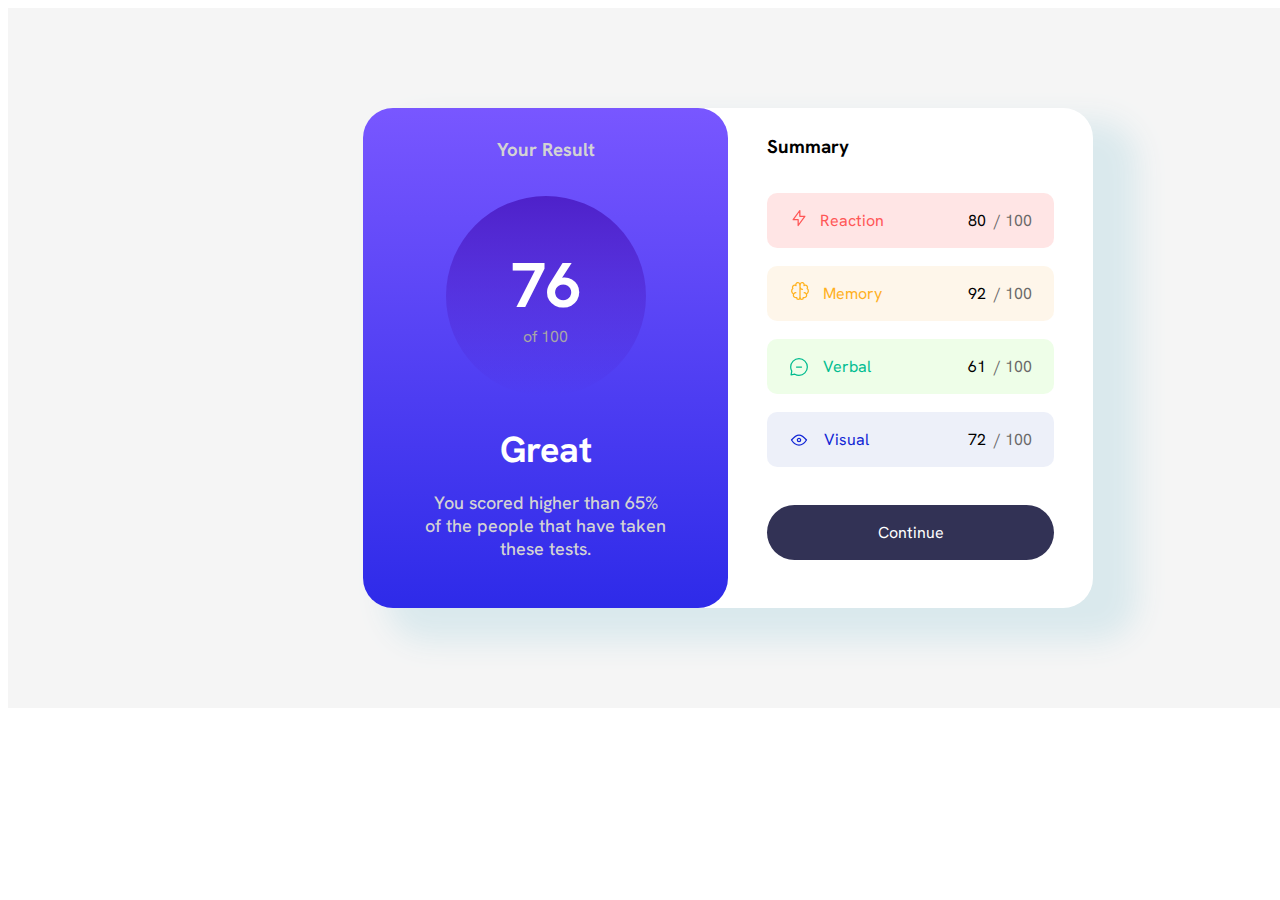
<file: index.html>
<!DOCTYPE html>
<html lang="en">
<head>
  <meta charset="UTF-8">
  <link rel="stylesheet" href="Style/style.css">
  <link rel="preconnect" href="https://fonts.googleapis.com">
<link rel="preconnect" href="https://fonts.gstatic.com" crossorigin>
<link href="https://fonts.googleapis.com/css2?family=Hanken+Grotesk:ital,wght@0,500;0,700;1,800&display=swap" rel="stylesheet">
  <meta http-equiv="X-UA-Compatible" content="IE=edge">
  <meta name="viewport" content="width=device-width, initial-scale=1.0">
  <title>Results Summary</title>
</head>
<body>

<div class="container">
  <div class="bg-card">
    <div class="card-left">
      <div>
        <h3 class="your-result">
          Your Result
        </h3>
      </div>
      <div class="circle">
        <div class="big-number">
          76
        </div>
        <div class="of-100">of 100</div>
      </div>
      <div>
        <h2 class="great">Great</h2>
      </div>
      <div>
        <p class="result-text">
          You scored higher than 65% of the
          people that have taken these tests.
        </p>
      </div>
    </div>
    <div class="card-right">
      <div class="summary-card">
        <h3>Summary</h3>
      </div>
      <div class="result-card reaction">
        <div class="info-align reaction">
          <div>
            <img src="Images/icon-reaction.svg" alt="icon-reaction">
          </div>
          <div>
            <p style="margin-right: 5px">Reaction</p>
          </div>
        </div>
        <div class="info-align">
          <div>
          <p style="margin-left: 36px;">80</p>
          </div>
          <div class="grey-100">
            <p>/ 100</p>
          </div>
        </div>
      </div>
      <div class="result-card memory">
        <div class="info-align memory">
          <div class="adjust-icon">
            <img src="Images/icon-memory.svg" alt="icon-memory">
          </div>
          <div>
            <p style="margin-right: 7px">Memory</p>
          </div>
        </div>
        <div class="info-align">
          <div>
          <p style="margin-left: 36px;">92</p>
          </div>
          <div class="grey-100">
            <p>/ 100</p>
          </div>
        </div>
      </div>
      <div class="result-card verbal">
        <div class="info-align verbal">
          <img src="Images/icon-verbal.svg" alt="icon-verbal">
          <p style="margin-right: 18px">Verbal</p>
          </div>
          <div class="info-align">
            <div>
            <p style="margin-left: 36px;">61</p>
            </div>
            <div class="grey-100">
              <p>/ 100</p>
            </div>
          </div>
      </div>
      <div class="result-card visual">
        <div class="info-align visual">
          <img src="Images/icon-visual.svg" alt="icon-visual">
          <p style="margin-right: 20px;">Visual</p>
          </div>
          <div class="info-align">
            <div>
            <p style="margin-left: 36px;">72</p>
            </div>
            <div class="grey-100">
              <p>/ 100</p>
            </div>
          </div>
      </div>
      <div class="btn">Continue</div>
    </div>
</div>
</div>
</body>
</html>
</file>
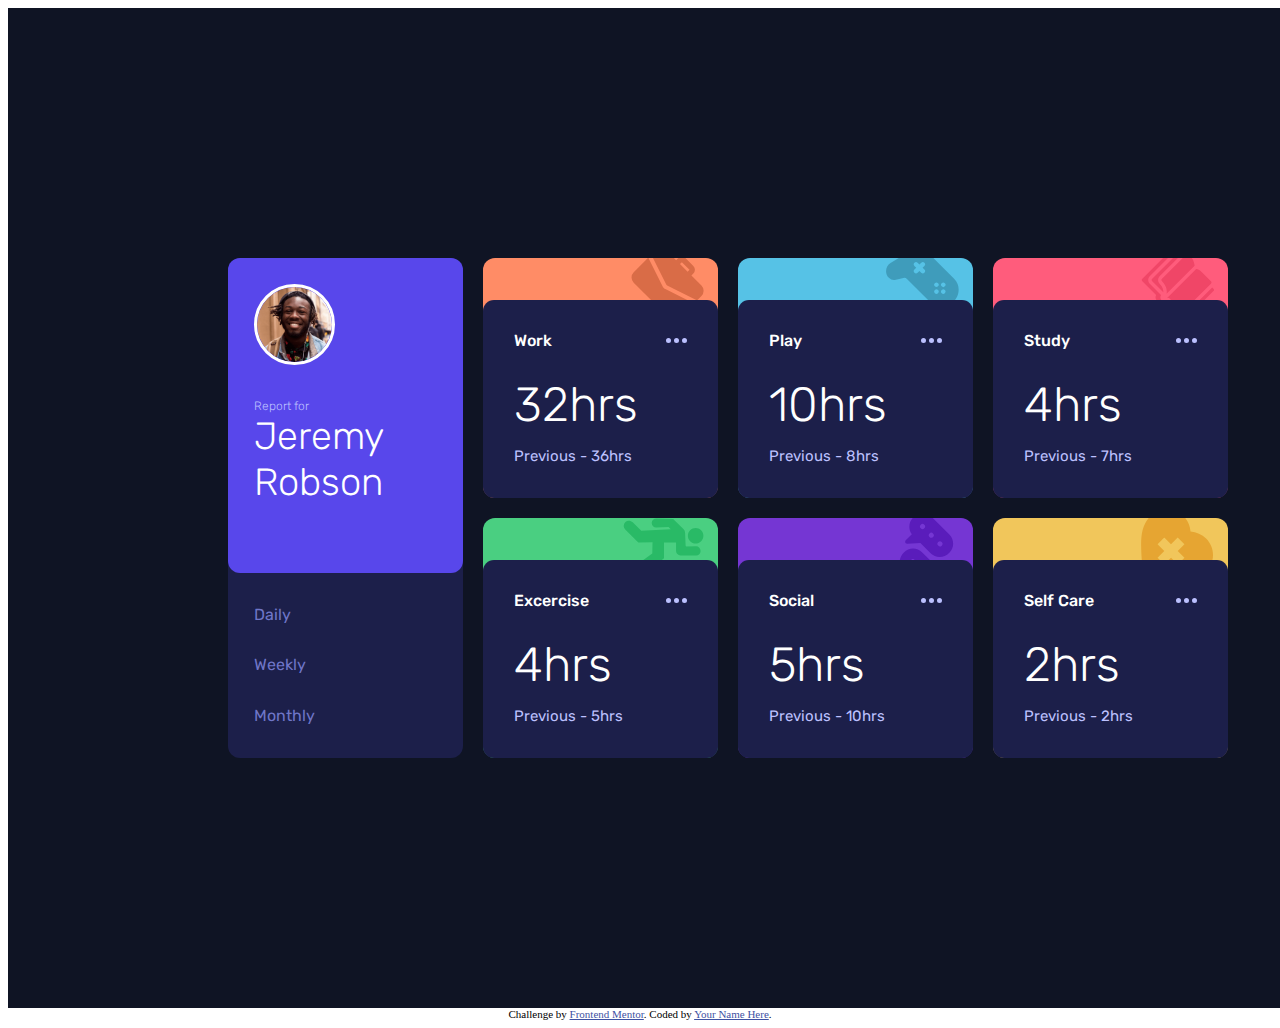
<file: time-tracking-dashboard-main/index.html>
<!DOCTYPE html>
<html lang="en">
<head>
  <meta charset="UTF-8">
  <link rel="preconnect" href="https://fonts.googleapis.com">
  <link rel="preconnect" href="https://fonts.gstatic.com" crossorigin>
  <link href="https://fonts.googleapis.com/css2?family=Outfit:wght@400;700&family=Rubik:wght@300;400;500&display=swap" rel="stylesheet">
  <meta name="viewport" content="width=device-width, initial-scale=1.0"> <!-- displays site properly based on user's device -->
  <link rel="stylesheet" href="Style/style.css">
  <link rel="icon" type="image/png" sizes="32x32" href="./images/favicon-32x32.png">

  <title>Frontend Mentor | Time tracking dashboard</title>

  <!-- Feel free to remove these styles or customise in your own stylesheet 👍 -->
  <style>
    .attribution { font-size: 11px; text-align: center; }
    .attribution a { color: hsl(228, 45%, 44%); }
  </style>
</head>
<body>
  <div class="container">
    <div class="grid-container">
      <div class="sidebar">
        <div class="sidebar-top">
          <div>
            <img class="profile-pic" src="images/image-jeremy.png" alt="image-jeremy">
          </div>
          <div class="paragraph">
            Report for
          </div>
          <div class="profile-name">
            Jeremy Robson
          </div>
        </div>
        <div class="sidebar-bottom">
          <div class="time-intervall">
            Daily
          </div>
          <div class="time-intervall">
            Weekly
          </div>
          <div class="time-intervall">
            Monthly
          </div>
        </div>
      </div>
      <div class="card-work">
        <div class="card-icon">
          <img class="icon-work" src="images/icon-work.svg" alt="icon-work">
        </div>
        <div class="card-front">
          <div class="topic">
            <div>
              Work
            </div>
            <img class="icon-ellipsis" src="images/icon-ellipsis.svg" alt="icon-ellipsis">
          </div>
                    <!-- 5hrs daily -->
                    <!-- Previous - 7hrs daily -->
          <div class="hours-big">
            32hrs <!-- weekly -->
          </div>
          <div class="hours-small">
            Previous - 36hrs <!-- weekly -->
          </div>
                    <!-- 103hrs monthly -->
                    <!-- Previous - 128hrs monthly -->
        </div>
      </div>
      <div class="card-play">
        <div class="card-icon">
          <img class="icon-play" src="images/icon-play.svg" alt="icon-play">
        </div>
        <div class="card-front">
          <div class="topic">
            <div>
              Play
            </div>
            <img class="icon-ellipsis" src="images/icon-ellipsis.svg" alt="icon-ellipsis">
          </div>
                    <!-- 1hr daily -->
                    <!-- Previous - 2hrs daily -->
          <div class="hours-big">
            10hrs <!-- weekly -->
          </div>
          <div class="hours-small">
            Previous - 8hrs <!-- weekly -->
          </div>
                    <!-- 23hrs monthly -->
                    <!-- Previous - 29hrs monthly -->
        </div>
      </div>
      <div class="card-study">
        <div class="card-icon">
          <img class="icon-study" src="images/icon-study.svg" alt="icon-study">
        </div>
        <div class="card-front">
          <div class="topic">
            <div>
              Study
            </div>
            <img class="icon-ellipsis" src="images/icon-ellipsis.svg" alt="icon-ellipsis">
          </div>
                    <!-- 0hr daily -->
                    <!-- Previous - 1hrs daily -->
          <div class="hours-big">
            4hrs <!-- weekly -->
          </div>
          <div class="hours-small">
            Previous - 7hrs <!-- weekly -->
          </div>
                    <!-- 13hrs monthly -->
                    <!-- Previous - 19hrs monthly -->
        </div>
      </div>
      <div class="card-excercise">
        <div class="card-icon">
          <img class="icon-exercise" src="images/icon-exercise.svg" alt="icon-exercise">
        </div>
        <div class="card-front">
          <div class="topic">
            <div>
              Excercise
            </div>
            <img class="icon-ellipsis" src="images/icon-ellipsis.svg" alt="icon-ellipsis">
          </div>
                    <!-- 1hr daily -->
                    <!-- Previous - 1hrs daily -->
          <div class="hours-big">
            4hrs <!-- weekly -->
          </div>
          <div class="hours-small">
            Previous - 5hrs <!-- weekly -->
          </div>
                    <!-- 11hrs monthly -->
                    <!-- Previous - 18hrs monthly -->
        </div>
      </div>
      <div class="card-social">
        <div class="card-icon">
          <img class="icon-social" src="images/icon-social.svg" alt="icon-social">
        </div>
        <div class="card-front">
          <div class="topic">
            <div>
              Social
            </div>
            <img class="icon-ellipsis" src="images/icon-ellipsis.svg" alt="icon-ellipsis">
          </div>
                    <!-- 1hr daily -->
                    <!-- Previous - 3hrs daily -->
          <div class="hours-big">
            5hrs <!-- weekly -->
          </div>
          <div class="hours-small">
            Previous - 10hrs <!-- weekly -->
          </div>
                    <!-- 21hrs monthly -->
                    <!-- Previous - 23hrs monthly -->
        </div>
      </div>
      <div class="card-self-care">
        <div class="card-icon">
          <img class="icon-self-care" src="images/icon-self-care.svg" alt="icon-self-care">
        </div>
        <div class="card-front">
          <div class="topic">
            <div>
              Self Care
            </div>
            <img class="icon-ellipsis" src="images/icon-ellipsis.svg" alt="icon-ellipsis">
          </div>
                    <!-- 0hr daily -->
                    <!-- Previous - 1hrs daily -->
          <div class="hours-big">
            2hrs <!-- weekly -->
          </div>
          <div class="hours-small">
            Previous - 2hrs <!-- weekly -->
          </div>
                    <!-- 7hrs monthly -->
                    <!-- Previous - 11hrs monthly -->
        </div>
      </div>
    </div>
  </div>

  <div class="attribution">
    Challenge by <a href="https://www.frontendmentor.io?ref=challenge" target="_blank">Frontend Mentor</a>.
    Coded by <a href="#">Your Name Here</a>.
  </div>
</body>
</html>
</file>
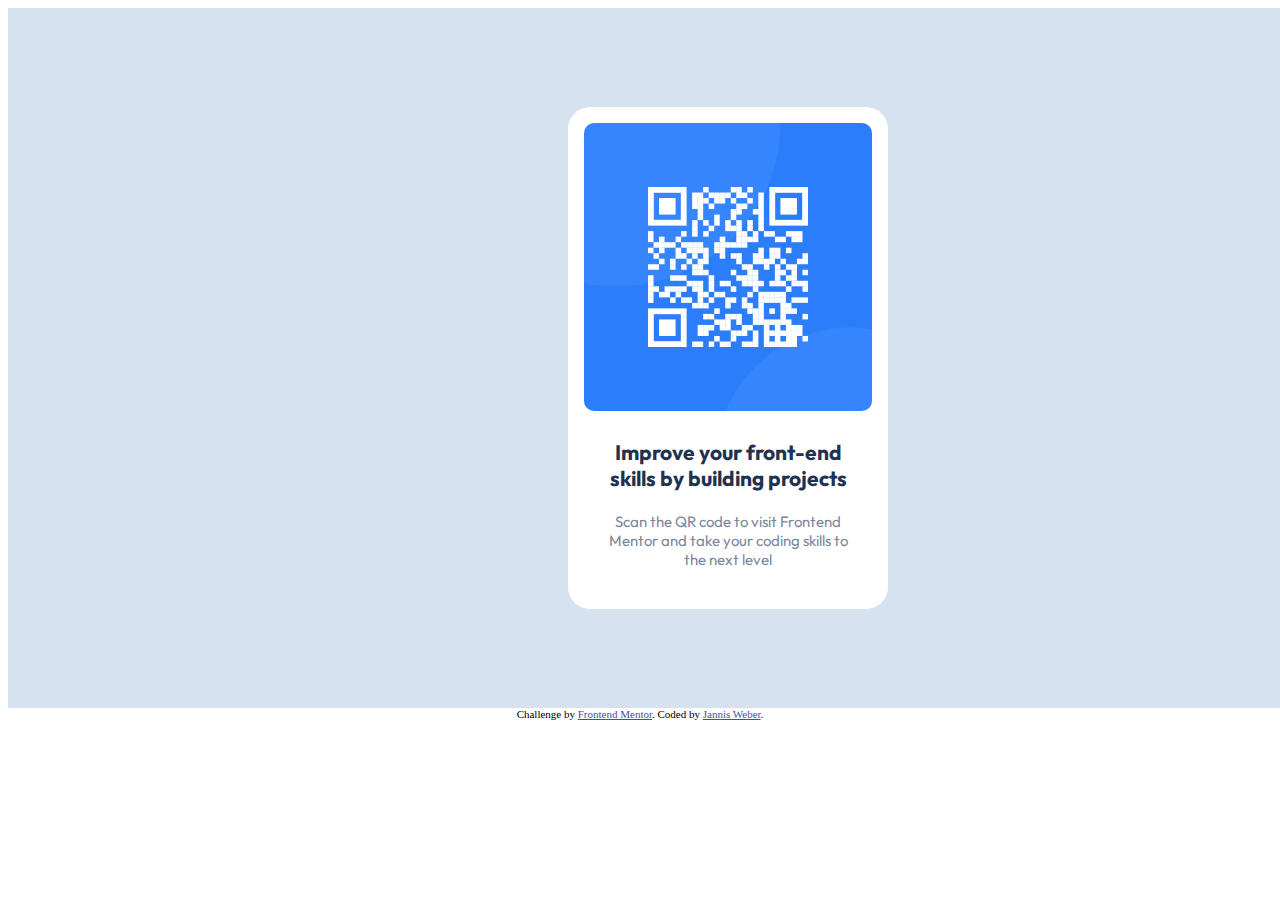
<file: QR-Code/qr-code-component-main/index.html>
<!DOCTYPE html>
<html lang="en">
<head>
  <meta charset="UTF-8">
  <link rel="icon" type="image/png" sizes="32x32" href="./images/favicon-32x32.png">
  <link rel="stylesheet" href="Style/style.css">
  <link rel="preconnect" href="https://fonts.googleapis.com">
  <link rel="preconnect" href="https://fonts.gstatic.com" crossorigin>
  <link href="https://fonts.googleapis.com/css2?family=Outfit:wght@400;700&display=swap" rel="stylesheet">
  <meta name="viewport" content="width=device-width, initial-scale=1.0"> <!-- displays site properly based on user's device -->

  <link rel="icon" type="image/png" sizes="32x32" href="./images/favicon-32x32.png">

  <title>Frontend Mentor | QR code component</title>

  <!-- Feel free to remove these styles or customise in your own stylesheet 👍 -->
  <style>
    .attribution { font-size: 11px; text-align: center; justify-content: center; align-content: center;}
    .attribution a { color: hsl(228, 45%, 44%); }
  </style>
</head>
<body>
  <div class="container">
    <div class="bg-card">
      <div>
        <img class="qr-icon" src="images/image-qr-code.png" alt="image-qr-code">
      </div>
      <div class="header">
        Improve your front-end skills by building projects
      </div>
      <div class="paragraph">
        Scan the QR code to visit Frontend Mentor and take your coding skills to the next level
      </div>
    </div>
  </div>
  <div class="attribution">
    Challenge by <a href="https://www.frontendmentor.io?ref=challenge" target="_blank">Frontend Mentor</a>.
    Coded by <a href="https://github.com/JDuub" target="_blank">Jannis Weber</a>.
  </div>
</body>
</html>
</file>
<file: Style/style.css>
.container {
  display: flex;
  width: 1440px;
  height: 700px;
  background-color: whitesmoke;
  justify-content: center;
  align-content: center;
  align-items: center;
}

  .bg-card {
    display: flex;
    width: 730px;
    height: 500px;
    background-color: white;
    border-radius: 30px;
    box-shadow: 34px 23px 30px 10px #dae9ed;
    font-family: 'Hanken Grotesk', sans-serif;
  }

    .card-left {
      display: flex;
      flex-direction: column;
      width: 50%;
      border-radius: 30px;
      background: linear-gradient(to bottom, hsl(252, 100%, 67%), hsl(241, 81%, 54%));
      justify-content: center;
      align-items: center;
    }

      .your-result {
        color: lightgray;
      }

      .circle {
        width: 200px;
        height: 200px;
        border-radius: 50%;
        background: linear-gradient(to bottom, hsla(256, 72%, 46%, 1), hsla(241, 72%, 46%, 0));
        display: flex;
        flex-direction: column;
        align-items: center;
        justify-content: center;
        margin-top: 15px;
      }

        .big-number {
        font-size: 63px;
        font-weight: 700;
        color: white;
        }

        .of-100 {
        color: rgb(168, 166, 166);
        }

      .great {
        margin-bottom: 0;
        color: white;
        font-size: 36px;
      }

      .result-text {
        font-size: 18px;
        color: lightgray;
        font-weight: 500;
        padding-left: 62px;
        padding-right: 62px;
        text-align: center;
        margin-bottom: 38px;
      }

    .card-right {
      display: flex;
      width: 50%;
      flex-direction: column;
      justify-content: normal;
      align-items: center;
      margin-top: 7px;
    }

      .summary-card {
        width: 287px;
        height: 55px;
        background-color: white;
        margin-bottom: 23px;
        border-radius: 10px;
      }


      .result-card {
        width: 287px;
        height: 55px;
        background-color: lightgray;
        margin-bottom: 18px;
        border-radius: 10px;
        display: flex;
        justify-content: space-around;
        align-items: center;
      }
      .result-card.reaction {
        background-color: rgba(255, 0, 0, 0.1);
      }

      .result-card.memory {
        background-color: rgba(241, 167, 49, 0.1);
      }

      .result-card.verbal {
        background-color: rgba(92, 244, 25, 0.1);
      }

      .result-card.visual {
        background-color: rgba(79, 105, 199, 0.1);
      }

        .info-align {
          display: flex;
          flex-direction: row;
          align-items: center;
          align-content: center;
          justify-content: space-between;
          width: 100px;
          margin-left: 0px;
        }

        .info-align.reaction {
          color: hsl(0, 100%, 67%);
        }

        .info-align.memory {
          color: hsl(39, 100%, 56%);
        }

        .info-align.verbal {
          color: hsl(166, 100%, 37%);
        }

        .info-align.visual {
          color: hsl(234, 85%, 45%);
        }

        .grey-100 {
          color: rgb(106, 105, 105);
        }

        .adjust-icon {
          margin-left: 1px;
        }

      .btn {
        display: flex;
        width: 287px;
        height: 55px;
        margin-top: 20px;
        border-radius: 50px;
        background-color: rgb(50, 50, 85);
        justify-content: center;
        align-items: center;
        color: white;
      }
</file>
<file: time-tracking-dashboard-main/Style/style.css>
.container {
  display: flex;
  width: 1440px;
  height: 1000px;
  justify-content: center;
  background-color: hsl(226, 43%, 10%);
  justify-content: space-evenly;
  flex-direction: row;
  align-items: center;
}

.grid-container {
  display: grid;
  height: 500px;
  width: 1000px;
  grid-template-columns: 1fr 1fr 1fr 1fr;
  grid-template-rows: 1fr 1fr;
  gap: 20px;
  font-family: 'Rubik', sans-serif;
}

.sidebar {
  grid-column: 1 / 2;
  grid-row: 1 / 3;
  background-color: hsl(235, 46%, 20%);
  border-radius: 12px;
}
  .sidebar-top {
    display: flex;
    background-color: hsl(246, 80%, 60%);
    height: 263px;
    border-radius: 12px;
    padding: 26px;
    flex-direction: column;
    justify-content: flex-start;
    align-content: center;
    align-items: flex-start;
  }

    .profile-pic {
      width: 75px;
      border-radius: 50%;
      border: solid white 3px;
    }

    .paragraph {
      margin-top: 30px;
      font-weight: 300;
      font-size: 12px;
      color: hsl(236, 100%, 87%);
    }

    .profile-name {
      display: flex;
      color: white;
      font-weight: 100;
      font-size: 38px;
    }

  .sidebar-bottom {
    width: 235px;
    height: 183px;
    display: flex;
    flex-direction: column;
    justify-content: space-evenly;
  }

    .time-intervall {
      padding-left: 26px;
      color: hsl(235, 45%, 61%);
    }

  .card-icon {
    display: flex;
    width: 235px;
    height: 42px;
    overflow: hidden;
    flex-direction: row;
    justify-content: flex-end;
    flex-wrap: wrap;
    margin-left: -14px;
  }

    .card-work {
      background-color: hsl(15, 100%, 70%);
      border-radius: 12px;
      box-sizing: border-box;
    }
      .icon-work {
        width: 31%;
        margin-top: -10px;
      }
    .card-play {
      background-color: hsl(195, 74%, 62%);
      border-radius: 12px;
      box-sizing: border-box;
    }
      .icon-play {
        width: 31%;
        margin-top: -10px;
      }
    .card-study {
      background-color: hsl(348, 100%, 68%);
      border-radius: 12px;
      box-sizing: border-box;
    }
      .icon-study {
        width: 31%;
        margin-top: -10px;
      }
    .card-excercise {
      background-color: hsl(145, 58%, 55%);
      border-radius: 12px;
      box-sizing: border-box;
    }
      .icon-excercise {
        width: 31%;
        margin-top: -10px;
      }
    .card-social {
      background-color: hsl(264, 64%, 52%);
      border-radius: 12px;
      box-sizing: border-box;
    }
      .icon-social {
        width: 31%;
        margin-top: -10px;
      }
    .card-self-care {
      background-color: hsl(43, 84%, 65%);
      border-radius: 12px;
      box-sizing: border-box;
    }
      .icon-self-care {
        width: 31%;
        margin-top: -10px;
      }

  .card-front {
    background-color: hsl(235, 46%, 20%);
    height: 198px;
    border-radius: 11px;
  }

    .topic {
    color: white;
    font-weight: 500;
    display: flex;
    flex-direction: row;
    padding: 31px;
    justify-content: space-between;
    align-items: center;
    }

    .hours-big {
      color: white;
      font-size: 48px;
      font-weight: lighter;
      padding-left: 31px;
      margin-top: -5px;
    }

    .hours-small {
      color: hsl(236, 100%, 87%);
      padding-left: 31px;
      font-size: 15px;
      margin-top: 14px;
    }
</file>
<file: QR-Code/qr-code-component-main/Style/style.css>
.container {
  display: flex;
  width: 1440px;
  height: 700px;
  background-color: hsl(212, 45%, 89%);
  justify-content: center;
  align-content: center;
  align-items: center;
}

.bg-card {
  display: flex;
  width: 320px;
  background-color: hsl(0, 0%, 100%);
  border-radius: 22px;
  flex-direction: column;
  align-content: center;
  align-items: center;
  font-family: 'Outfit', sans-serif;
}

.qr-icon {
  width: 288px;
  margin-top: 16px;
  margin-bottom: 24px;
  border-radius: 10px;
}

.header {
  font-weight: 700;
  font-size: 21px;
  color: hsl(218, 44%, 22%);
  text-align: center;
  margin-left: 37px;
  margin-right: 37px;
  margin-bottom: -14px;
}

.paragraph {
  font-weight: 400;
  font-size: 15px;
  text-align: center;
  color: hsl(220, 15%, 55%);
  margin: 35px;
  margin-bottom: 40px;
}
</file>
